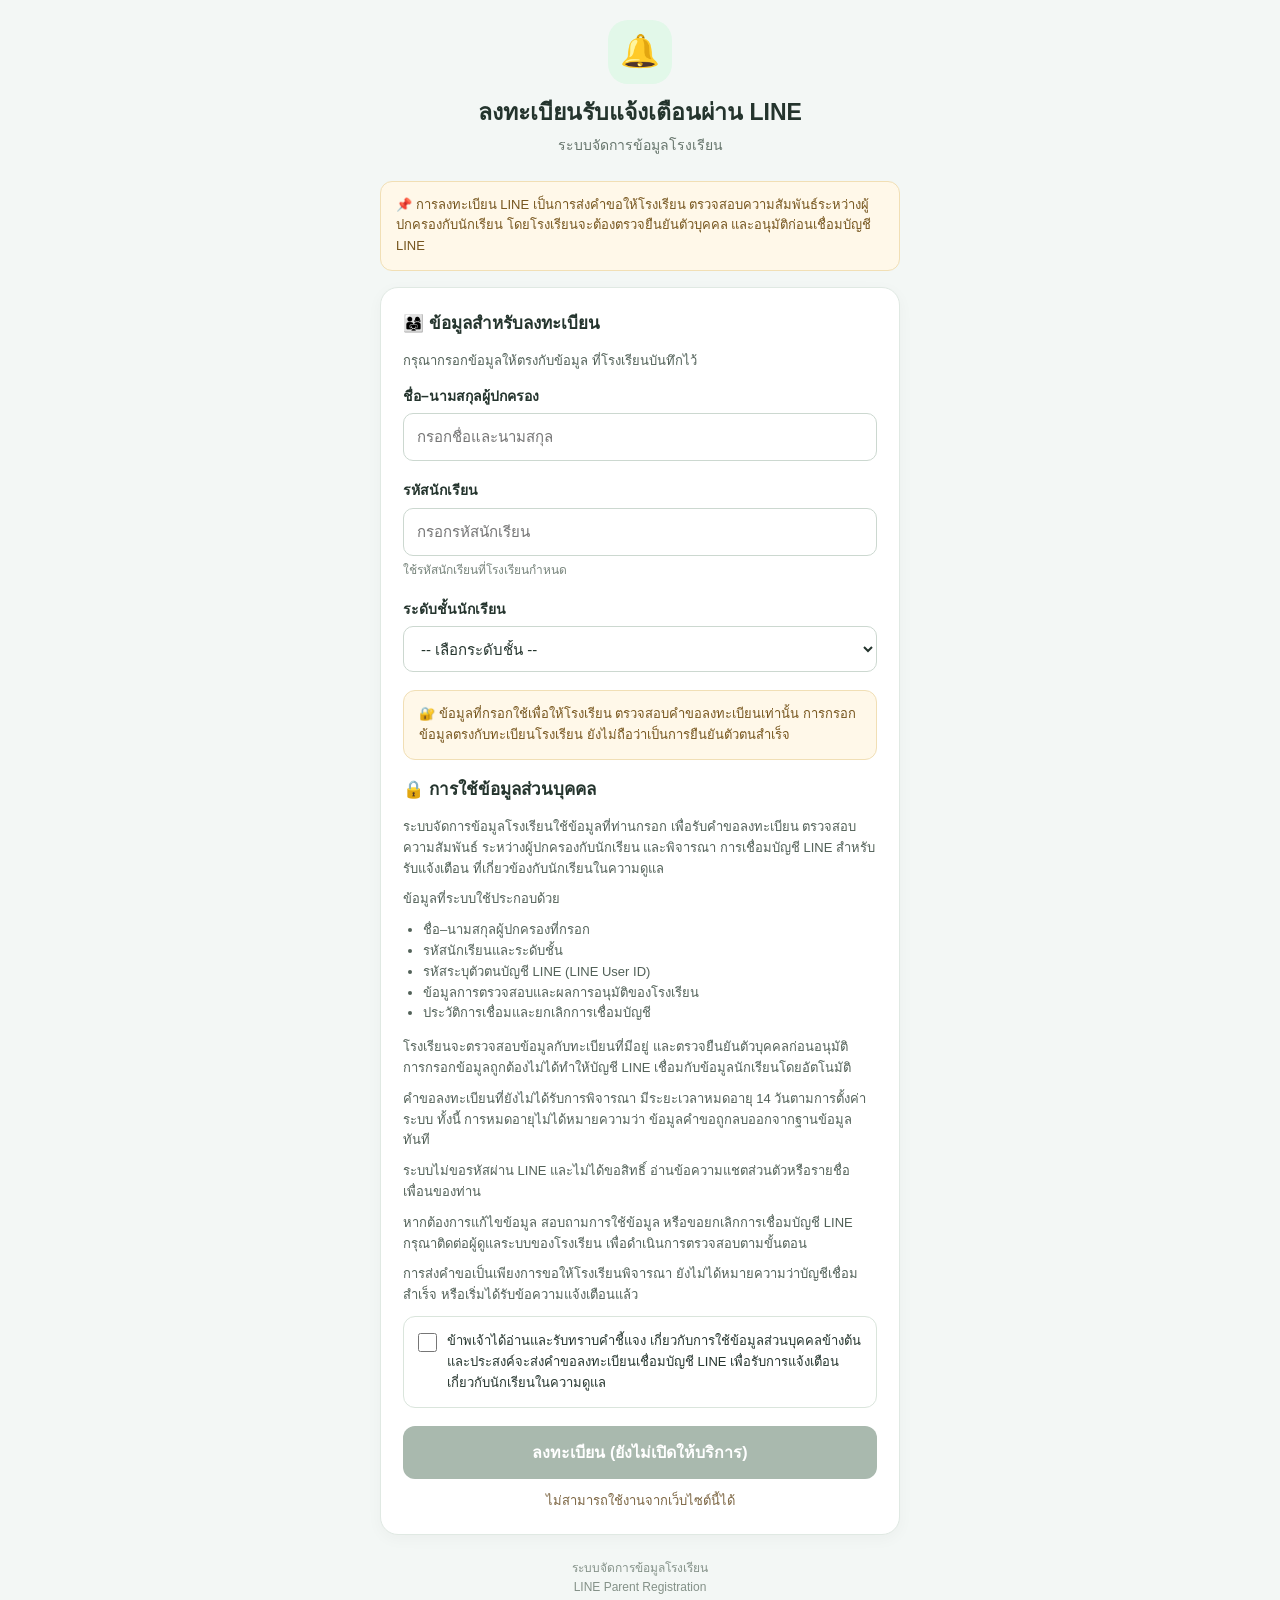
<file: line-register.html>
<!DOCTYPE html>
<html lang="th">
<head>
  <meta charset="UTF-8">
  <meta name="viewport" content="width=device-width, initial-scale=1.0">

  <title>ลงทะเบียนรับแจ้งเตือนผ่าน LINE</title>

  <style>
    * {
      box-sizing: border-box;
    }

    body {
      margin: 0;
      padding: 20px 14px 40px;
      font-family: "Segoe UI", Tahoma, sans-serif;
      background: #f3f7f5;
      color: #24342d;
      line-height: 1.6;
    }

    .container {
      width: 100%;
      max-width: 520px;
      margin: 0 auto;
    }

    .header {
      text-align: center;
      margin-bottom: 24px;
    }

    .header-icon {
      display: inline-flex;
      align-items: center;
      justify-content: center;
      width: 64px;
      height: 64px;
      border-radius: 20px;
      background: #e2f8e9;
      font-size: 32px;
    }

    h1 {
      margin: 12px 0 6px;
      font-size: 23px;
      line-height: 1.4;
    }

    .subtitle {
      margin: 0;
      color: #66756c;
      font-size: 14px;
    }

    .card {
      background: #ffffff;
      border: 1px solid #e0e9e3;
      border-radius: 18px;
      padding: 22px;
      margin-bottom: 16px;
      box-shadow: 0 4px 16px rgba(0, 0, 0, 0.035);
    }

    h2 {
      margin: 0 0 14px;
      font-size: 17px;
    }

    .notice {
      padding: 13px 15px;
      background: #fff8e9;
      color: #76551d;
      border: 1px solid #f1dfb5;
      border-radius: 12px;
      font-size: 13px;
      margin-bottom: 16px;
    }

    .info-box {
      padding: 14px;
      background: #effaf2;
      border-radius: 12px;
      color: #255d3b;
      font-size: 14px;
    }

    .info-box ul {
      margin: 8px 0 0;
      padding-left: 22px;
    }

    .field {
      margin-bottom: 18px;
    }

    label.field-label {
      display: block;
      margin-bottom: 6px;
      font-weight: 600;
      font-size: 14px;
    }

    input,
    select {
      width: 100%;
      min-height: 46px;
      padding: 11px 13px;
      border: 1px solid #ccd8d0;
      border-radius: 10px;
      background: #fff;
      color: #24342d;
      font: inherit;
      font-size: 15px;
    }

    input:focus,
    select:focus {
      outline: 2px solid #91d8a3;
      outline-offset: 1px;
      border-color: #36a35b;
    }

    .hint {
      margin-top: 5px;
      font-size: 12px;
      color: #77847b;
    }

    .privacy-text {
      font-size: 13px;
      color: #526158;
    }

    .privacy-text p {
      margin: 0 0 10px;
    }

    .privacy-text ul {
      margin-top: 5px;
      padding-left: 20px;
    }

    .agreement {
      display: flex;
      align-items: flex-start;
      gap: 10px;
      padding: 14px;
      border: 1px solid #dae5dc;
      border-radius: 12px;
      font-size: 13px;
    }

    .agreement input {
      width: 19px;
      height: 19px;
      min-height: auto;
      margin: 2px 0 0;
      flex-shrink: 0;
      accent-color: #16a34a;
    }

    .submit-button {
      display: block;
      width: 100%;
      margin-top: 18px;
      padding: 14px;
      border: 0;
      border-radius: 12px;
      background: #a9b9ae;
      color: #ffffff;
      font-size: 16px;
      font-weight: 700;
      cursor: not-allowed;
    }

    .status {
      margin-top: 12px;
      text-align: center;
      font-size: 13px;
      color: #7b6440;
    }

    .footer {
      padding: 8px;
      text-align: center;
      color: #849188;
      font-size: 12px;
    }

    @media (max-width: 420px) {
      .card {
        padding: 18px;
      }

      h1 {
        font-size: 21px;
      }
    }
  </style>
</head>

<body>

  <main class="container">

    <header class="header">
      <div class="header-icon" aria-hidden="true">🔔</div>

      <h1>ลงทะเบียนรับแจ้งเตือนผ่าน LINE</h1>

      <p class="subtitle">
        ระบบจัดการข้อมูลโรงเรียน
      </p>
    </header>

    <div class="notice" role="status">
        📌 การลงทะเบียน LINE เป็นการส่งคำขอให้โรงเรียน
        ตรวจสอบความสัมพันธ์ระหว่างผู้ปกครองกับนักเรียน
        โดยโรงเรียนจะต้องตรวจยืนยันตัวบุคคล
        และอนุมัติก่อนเชื่อมบัญชี LINE
    </div>

    <section class="card">

      <h2>👨‍👩‍👧 ข้อมูลสำหรับลงทะเบียน</h2>

      <p class="privacy-text">
        กรุณากรอกข้อมูลให้ตรงกับข้อมูล
        ที่โรงเรียนบันทึกไว้
      </p>

      <form id="registrationForm" autocomplete="off">

        <div class="field">
          <label class="field-label" for="parentName">
            ชื่อ–นามสกุลผู้ปกครอง
          </label>

          <input
            type="text"
            id="parentName"
            name="parentName"
            placeholder="กรอกชื่อและนามสกุล"
            maxlength="150"
            required
          >
        </div>

        <div class="field">
          <label class="field-label" for="studentCode">
            รหัสนักเรียน
          </label>

          <input
            type="text"
            id="studentCode"
            name="studentCode"
            placeholder="กรอกรหัสนักเรียน"
            maxlength="30"
            inputmode="numeric"
            required
          >

          <div class="hint">
            ใช้รหัสนักเรียนที่โรงเรียนกำหนด
          </div>
        </div>

        <div class="field">
          <label class="field-label" for="gradeLevel">
            ระดับชั้นนักเรียน
          </label>

        <select id="gradeLevel" name="gradeLevel" required>
          <option value="">-- เลือกระดับชั้น --</option>
          <option value="ม.1">มัธยมศึกษาปีที่ 1</option>
          <option value="ม.2">มัธยมศึกษาปีที่ 2</option>
          <option value="ม.3">มัธยมศึกษาปีที่ 3</option>
          <option value="ม.4">มัธยมศึกษาปีที่ 4</option>
          <option value="ม.5">มัธยมศึกษาปีที่ 5</option>
          <option value="ม.6">มัธยมศึกษาปีที่ 6</option>
        </select>
        </div>

        <div class="notice">
          🔐 ข้อมูลที่กรอกใช้เพื่อให้โรงเรียน
          ตรวจสอบคำขอลงทะเบียนเท่านั้น
          การกรอกข้อมูลตรงกับทะเบียนโรงเรียน
          ยังไม่ถือว่าเป็นการยืนยันตัวตนสำเร็จ
        </div>

        <h2>🔒 การใช้ข้อมูลส่วนบุคคล</h2>

<div class="privacy-text">

  <p>
    ระบบจัดการข้อมูลโรงเรียนใช้ข้อมูลที่ท่านกรอก
    เพื่อรับคำขอลงทะเบียน ตรวจสอบความสัมพันธ์
    ระหว่างผู้ปกครองกับนักเรียน และพิจารณา
    การเชื่อมบัญชี LINE สำหรับรับแจ้งเตือน
    ที่เกี่ยวข้องกับนักเรียนในความดูแล
  </p>

  <p>
    ข้อมูลที่ระบบใช้ประกอบด้วย
  </p>

  <ul>
    <li>ชื่อ–นามสกุลผู้ปกครองที่กรอก</li>
    <li>รหัสนักเรียนและระดับชั้น</li>
    <li>รหัสระบุตัวตนบัญชี LINE (LINE User ID)</li>
    <li>ข้อมูลการตรวจสอบและผลการอนุมัติของโรงเรียน</li>
    <li>ประวัติการเชื่อมและยกเลิกการเชื่อมบัญชี</li>
  </ul>

  <p>
    โรงเรียนจะตรวจสอบข้อมูลกับทะเบียนที่มีอยู่
    และตรวจยืนยันตัวบุคคลก่อนอนุมัติ
    การกรอกข้อมูลถูกต้องไม่ได้ทำให้บัญชี LINE
    เชื่อมกับข้อมูลนักเรียนโดยอัตโนมัติ
  </p>

  <p>
    คำขอลงทะเบียนที่ยังไม่ได้รับการพิจารณา
    มีระยะเวลาหมดอายุ 14 วันตามการตั้งค่าระบบ
    ทั้งนี้ การหมดอายุไม่ได้หมายความว่า
    ข้อมูลคำขอถูกลบออกจากฐานข้อมูลทันที
  </p>

  <p>
    ระบบไม่ขอรหัสผ่าน LINE และไม่ได้ขอสิทธิ์
    อ่านข้อความแชตส่วนตัวหรือรายชื่อเพื่อนของท่าน
  </p>

  <p>
    หากต้องการแก้ไขข้อมูล สอบถามการใช้ข้อมูล
    หรือขอยกเลิกการเชื่อมบัญชี LINE
    กรุณาติดต่อผู้ดูแลระบบของโรงเรียน
    เพื่อดำเนินการตรวจสอบตามขั้นตอน
  </p>

  <p>
    การส่งคำขอเป็นเพียงการขอให้โรงเรียนพิจารณา
    ยังไม่ได้หมายความว่าบัญชีเชื่อมสำเร็จ
    หรือเริ่มได้รับข้อความแจ้งเตือนแล้ว
  </p>

</div>

        <label class="agreement" for="privacyAcknowledged">

          <input
            type="checkbox"
            id="privacyAcknowledged"
            name="privacyAcknowledged"
            required
          >

          <span>
             ข้าพเจ้าได้อ่านและรับทราบคำชี้แจง
             เกี่ยวกับการใช้ข้อมูลส่วนบุคคลข้างต้น
             และประสงค์จะส่งคำขอลงทะเบียนเชื่อมบัญชี LINE
             เพื่อรับการแจ้งเตือนเกี่ยวกับนักเรียนในความดูแล
          </span>

        </label>

        <button
          class="submit-button"
          id="submitButton"
          type="submit"
          disabled
        >
          ลงทะเบียน (ยังไม่เปิดให้บริการ)
        </button>

        <div class="status" id="registrationStatus">
          ยังไม่เปิดรับคำขอลงทะเบียนจริง
        </div>

      </form>

    </section>

    <footer class="footer">
      ระบบจัดการข้อมูลโรงเรียน
      <br>
      LINE Parent Registration
    </footer>

  </main>

  <!-- LINE.08.5.B: LINE LIFF SDK -->
  <script src="https://static.line-scdn.net/liff/edge/2/sdk.js"></script>

  <script>
    "use strict";

    // LINE Login / LIFF configuration
    // LIFF ID เป็นข้อมูลสาธารณะ ไม่ใช่รหัสลับ
    const LIFF_ID = "2012450330-tvCkhv0c";

    const registrationForm = document.getElementById(
      "registrationForm"
    );

    const submitButton = document.getElementById(
      "submitButton"
    );

    // LINE.08.9.G.28.D
    // เปิดเป็น true เมื่อหน้า LIFF, Privacy Notice
    // และ Edge Function พร้อมใช้งานจริงแล้ว
    const REGISTRATION_UI_ENABLED = true;

    let lineLoginReady = false;

    function updateRegistrationButton() {
      const canRegister =
        REGISTRATION_UI_ENABLED &&
        lineLoginReady &&
        !registrationSubmitting;

      submitButton.disabled = !canRegister;
      submitButton.textContent = canRegister
        ? "ส่งคำขอลงทะเบียน LINE"
        : "ลงทะเบียน (ยังไม่เปิดให้บริการ)";

      submitButton.style.background = canRegister
        ? "#06c755"
        : "#a9b9ae";

      submitButton.style.cursor = canRegister
        ? "pointer"
        : "not-allowed";
    }

    // =====================================================
    // LINE.08.9.G.28.A
    // Submit LINE Parent Registration
    // Uses verified LINE ID Token
    // =====================================================

    let registrationSubmitting = false;

    async function submitLineRegistration(event) {
      event.preventDefault();

      if (registrationSubmitting) {
        return;
      }

      const statusElement = document.getElementById(
        "registrationStatus"
      );

      if (
        typeof liff === "undefined" ||
        !liff.isLoggedIn()
      ) {
        statusElement.textContent =
          "กรุณาเข้าสู่ระบบ LINE ก่อนลงทะเบียน";
        return;
      }

      if (!registrationForm.reportValidity()) {
        return;
      }

      const parentName = document.getElementById(
        "parentName"
      ).value.trim();

      const studentCode = document.getElementById(
        "studentCode"
      ).value.trim();

      const gradeValue = document.getElementById(
        "gradeLevel"
      ).value;

      const privacyAcknowledged =
        document.getElementById(
          "privacyAcknowledged"
        ).checked;

      const gradeMatch = /^ม\.([1-6])$/.exec(
        gradeValue
      );

      const controlCharacters =
        /[\u0000-\u001F\u007F-\u009F]/u;

      if (
        parentName.length < 1 ||
        parentName.length > 150 ||
        studentCode.length < 1 ||
        studentCode.length > 30 ||
        !gradeMatch ||
        !privacyAcknowledged ||
        controlCharacters.test(parentName) ||
        controlCharacters.test(studentCode)
      ) {
        statusElement.textContent =
          "กรุณาตรวจสอบข้อมูลและยอมรับคำชี้แจง";
        return;
      }

      const idToken = liff.getIDToken();

      if (!idToken) {
        statusElement.textContent =
          "ไม่สามารถรับข้อมูลยืนยันจาก LINE ได้ " +
          "กรุณาเข้าสู่ระบบใหม่";
        return;
      }

      registrationSubmitting = true;
      submitButton.disabled = true;

      statusElement.textContent =
        "กำลังส่งคำขอลงทะเบียน กรุณาอย่ากดซ้ำ...";

      let requestAccepted = false;

      try {
        const response = await fetch(
          LINE_REGISTER_ENDPOINT,
          {
            method: "POST",
            headers: {
              "Content-Type": "application/json"
            },
            body: JSON.stringify({
              action: "REGISTER",
              idToken: idToken,
              registration: {
                parentName: parentName,
                studentCode: studentCode,
                gradeLevel: Number(gradeMatch[1]),
                privacyAcknowledged: true
              }
            }),
            cache: "no-store",
            signal: AbortSignal.timeout(15000)
          }
        );

        const result = await response.json();

        if (
          response.status === 202 &&
          result.code === "REGISTRATION_RECEIVED"
        ) {
          requestAccepted = true;

          statusElement.textContent =
            "✅ ระบบได้รับคำขอแล้ว " +
            "กรุณารอเจ้าหน้าที่โรงเรียนตรวจสอบและอนุมัติ " +
            "การส่งคำขอไม่ได้หมายความว่าเชื่อม LINE สำเร็จแล้ว";

        } else if (
          response.status === 429 &&
          result.code === "RATE_LIMIT_EXCEEDED"
        ) {
          statusElement.textContent =
            "ส่งคำขอเกินจำนวนครั้งที่อนุญาต " +
            "กรุณาลองใหม่ภายหลัง";

        } else if (
          response.status === 401
        ) {
          statusElement.textContent =
            "ไม่สามารถยืนยันบัญชี LINE ได้ " +
            "กรุณาเข้าสู่ระบบ LINE ใหม่";

        } else if (
          result.code === "REGISTRATION_NOT_AVAILABLE"
        ) {
          statusElement.textContent =
            "ระบบยังไม่เปิดรับคำขอลงทะเบียน";

        } else {
          statusElement.textContent =
            "ยังไม่สามารถยืนยันผลการส่งคำขอได้ " +
            "กรุณาติดต่อโรงเรียนเพื่อตรวจสอบสถานะ " +
            "ก่อนส่งซ้ำ";
        }

      } catch (error) {
        console.error(
          "LINE registration request failed"
        );

        statusElement.textContent =
          "ไม่สามารถยืนยันผลการส่งคำขอได้ " +
          "กรุณาติดต่อโรงเรียนเพื่อตรวจสอบสถานะ " +
          "ก่อนส่งซ้ำ";

        } finally {
        registrationSubmitting = false;

        if (requestAccepted) {
          // ป้องกันการส่งซ้ำหลัง Server รับคำขอแล้ว
          submitButton.disabled = true;
          submitButton.textContent = "ส่งคำขอแล้ว";
          submitButton.style.background = "#a9b9ae";
          submitButton.style.cursor = "not-allowed";
        } else {
          // หากยังยืนยันผลไม่ได้ ให้ผู้ใช้ติดต่อ
          // โรงเรียนตรวจสอบก่อนส่งคำขอใหม่
          submitButton.disabled = true;
        }
      }
    }

    registrationForm.addEventListener(
      "submit",
      submitLineRegistration
    );

    function setLiffStatus(message) {
  document.getElementById("registrationStatus").textContent = message;
    }

  const LINE_REGISTER_ENDPOINT =
  "https://zxbxfmcoadtxngxugpqz.supabase.co/functions/v1/line-register";

    async function initializeLineRegistration() {

      updateRegistrationButton();

      const hostname = window.location.hostname;

      const isLocalDevelopment =
        hostname === "localhost" ||
        hostname === "127.0.0.1";

      if (isLocalDevelopment) {
        setLiffStatus(
          "โหมดพัฒนา: กรุณาเปิดผ่าน LINE " +
          "เมื่อระบบพร้อมใช้งานจริง"
        );
        return;
      }

      const isExpectedHost =
        hostname === "kruyanisa.github.io" &&
        window.location.protocol === "https:";

      if (!isExpectedHost) {
        setLiffStatus(
          "ไม่สามารถใช้งานจากเว็บไซต์นี้ได้"
        );
        return;
      }

      if (typeof liff === "undefined") {
        setLiffStatus(
          "ไม่สามารถโหลดระบบเข้าสู่ LINE ได้"
        );
        return;
      }

      try {
        await liff.init({
          liffId: LIFF_ID
        });

        if (!liff.isLoggedIn()) {
          setLiffStatus(
            "กรุณาเข้าสู่ระบบ LINE เพื่อดำเนินการลงทะเบียน"
          );

          // ยังไม่เปิดการเข้าสู่ระบบอัตโนมัติ
          // จนกว่าหน้าลงทะเบียนพร้อมใช้งานจริง
          if (REGISTRATION_UI_ENABLED) {
            liff.login({
              redirectUri: window.location.href
            });
          }

          return;
        }

        const idToken = liff.getIDToken();

        if (!idToken) {
          setLiffStatus(
            "ไม่สามารถรับข้อมูลยืนยันจาก LINE ได้ " +
            "กรุณาเข้าสู่ระบบใหม่"
          );
          return;
        }

        lineLoginReady = true;
        updateRegistrationButton();

        if (!REGISTRATION_UI_ENABLED) {
          setLiffStatus(
            "เข้าสู่ระบบ LINE สำเร็จแล้ว " +
            "ระบบลงทะเบียนกำลังเตรียมเปิดให้บริการ"
          );
          return;
        }

        setLiffStatus(
          "เข้าสู่ระบบ LINE สำเร็จ " +
          "กรุณากรอกข้อมูลและส่งคำขอลงทะเบียน"
        );

      } catch (error) {

        console.error(
          "LIFF initialization failed"
        );

        lineLoginReady = false;
        updateRegistrationButton();

        setLiffStatus(
          "ไม่สามารถเชื่อมต่อ LINE ได้ " +
          "กรุณาลองใหม่ภายหลัง"
        );
      }
    }

    initializeLineRegistration();
  </script>

</body>
</html>
</file>
